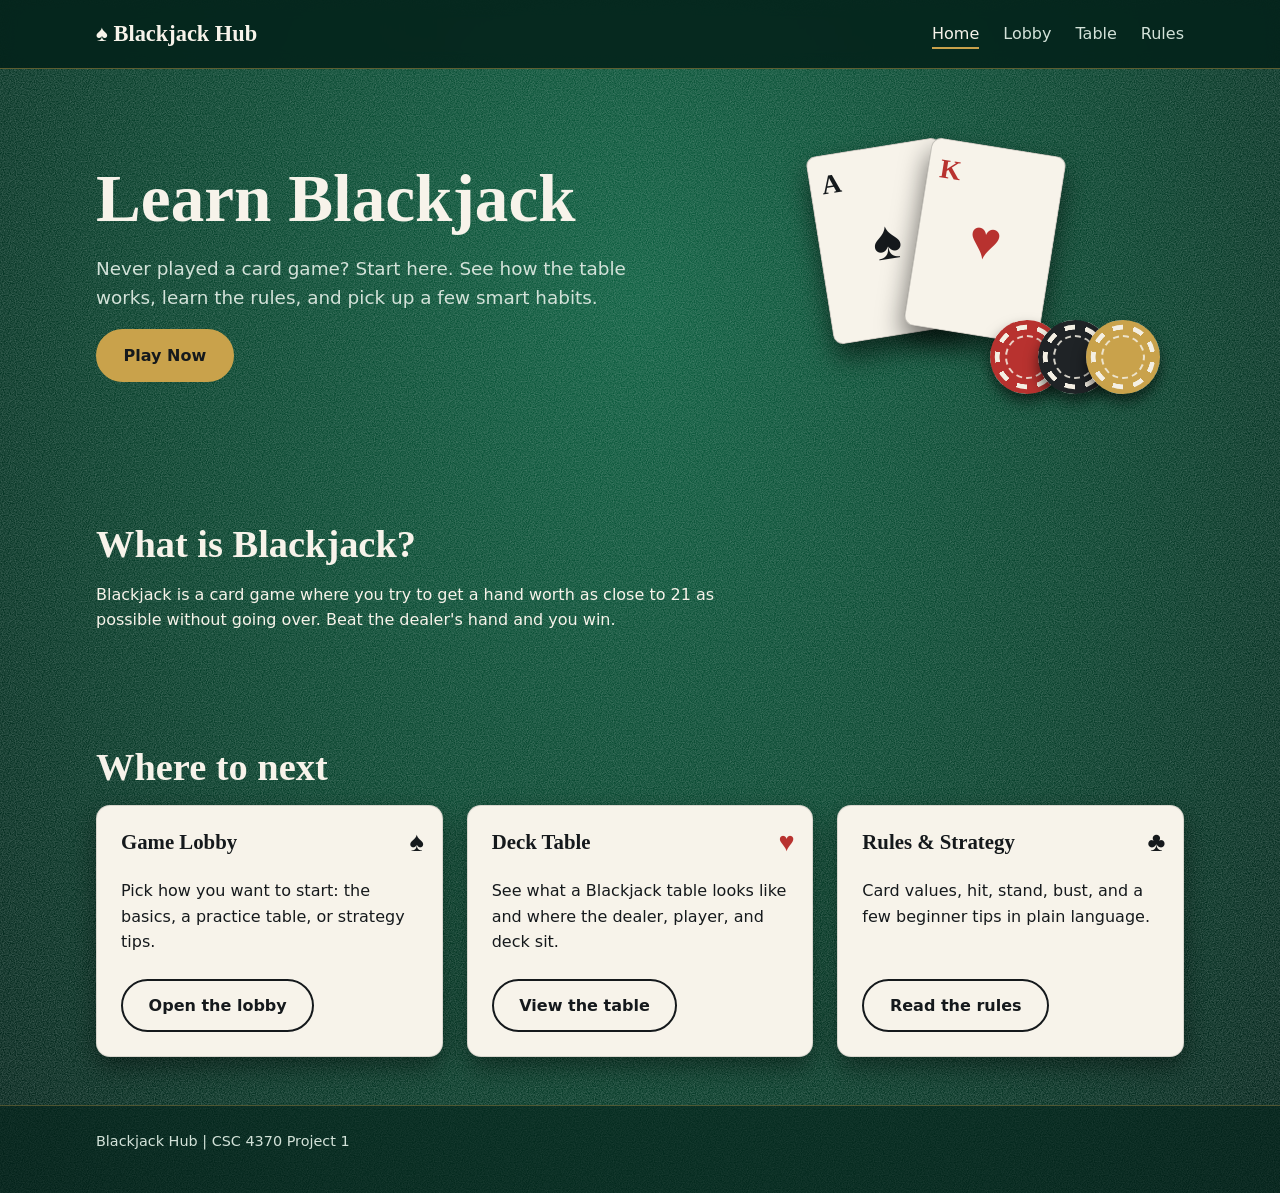
<file: index.html>
<!DOCTYPE html>
<html lang="en">
<head>
  <meta charset="UTF-8">
  <meta name="viewport" content="width=device-width, initial-scale=1">
  <title>Blackjack Hub | Learn Blackjack from scratch</title>
  <meta name="description" content="A beginner-friendly guide to Blackjack with a look at the table, the rules, and basic strategy.">
  <link rel="stylesheet" href="styles.css">
</head>
<body>

  <header class="site-header">
    <div class="container">
      <a class="brand" href="index.html">&spades; Blackjack Hub</a>
      <nav aria-label="Main">
        <ul class="nav-list">
          <li><a href="index.html" aria-current="page">Home</a></li>
          <li><a href="lobby.html">Lobby</a></li>
          <li><a href="table.html">Table</a></li>
          <li><a href="rules.html">Rules</a></li>
        </ul>
      </nav>
    </div>
  </header>

  <main>
    <section class="hero" aria-labelledby="hero-title">
      <div class="container">
        <div>
          <h1 id="hero-title">Learn Blackjack</h1>
          <p>Never played a card game? Start here. See how the table works, learn the rules, and pick up a few smart habits.</p>
          <a class="btn" href="lobby.html">Play Now</a>
        </div>
        <div class="table-art" aria-hidden="true">
          <div class="hand">
            <div class="play-card"><span class="rank">A</span><span class="suit">&spades;</span></div>
            <div class="play-card play-card--red"><span class="rank">K</span><span class="suit">&hearts;</span></div>
          </div>
          <div class="chips">
            <span class="chip chip--red"></span>
            <span class="chip chip--black"></span>
            <span class="chip chip--brass"></span>
          </div>
        </div>
      </div>
    </section>

    <section class="section" aria-labelledby="what-title">
      <div class="container">
        <h2 id="what-title">What is Blackjack?</h2>
        <p>Blackjack is a card game where you try to get a hand worth as close to 21 as possible without going over. Beat the dealer's hand and you win.</p>
      </div>
    </section>

    <section class="section" aria-labelledby="explore-title">
      <div class="container">
        <h2 id="explore-title">Where to next</h2>
        <div class="grid">
          <article class="card" data-suit="&spades;">
            <h3>Game Lobby</h3>
            <p>Pick how you want to start: the basics, a practice table, or strategy tips.</p>
            <a class="btn btn--ghost" href="lobby.html">Open the lobby</a>
          </article>
          <article class="card card--red" data-suit="&hearts;">
            <h3>Deck Table</h3>
            <p>See what a Blackjack table looks like and where the dealer, player, and deck sit.</p>
            <a class="btn btn--ghost" href="table.html">View the table</a>
          </article>
          <article class="card" data-suit="&clubs;">
            <h3>Rules &amp; Strategy</h3>
            <p>Card values, hit, stand, bust, and a few beginner tips in plain language.</p>
            <a class="btn btn--ghost" href="rules.html">Read the rules</a>
          </article>
        </div>
      </div>
    </section>
  </main>

  <footer class="site-footer">
    <div class="container">
      <p>Blackjack Hub | CSC 4370 Project 1</p>
    </div>
  </footer>

</body>
</html>
</file>
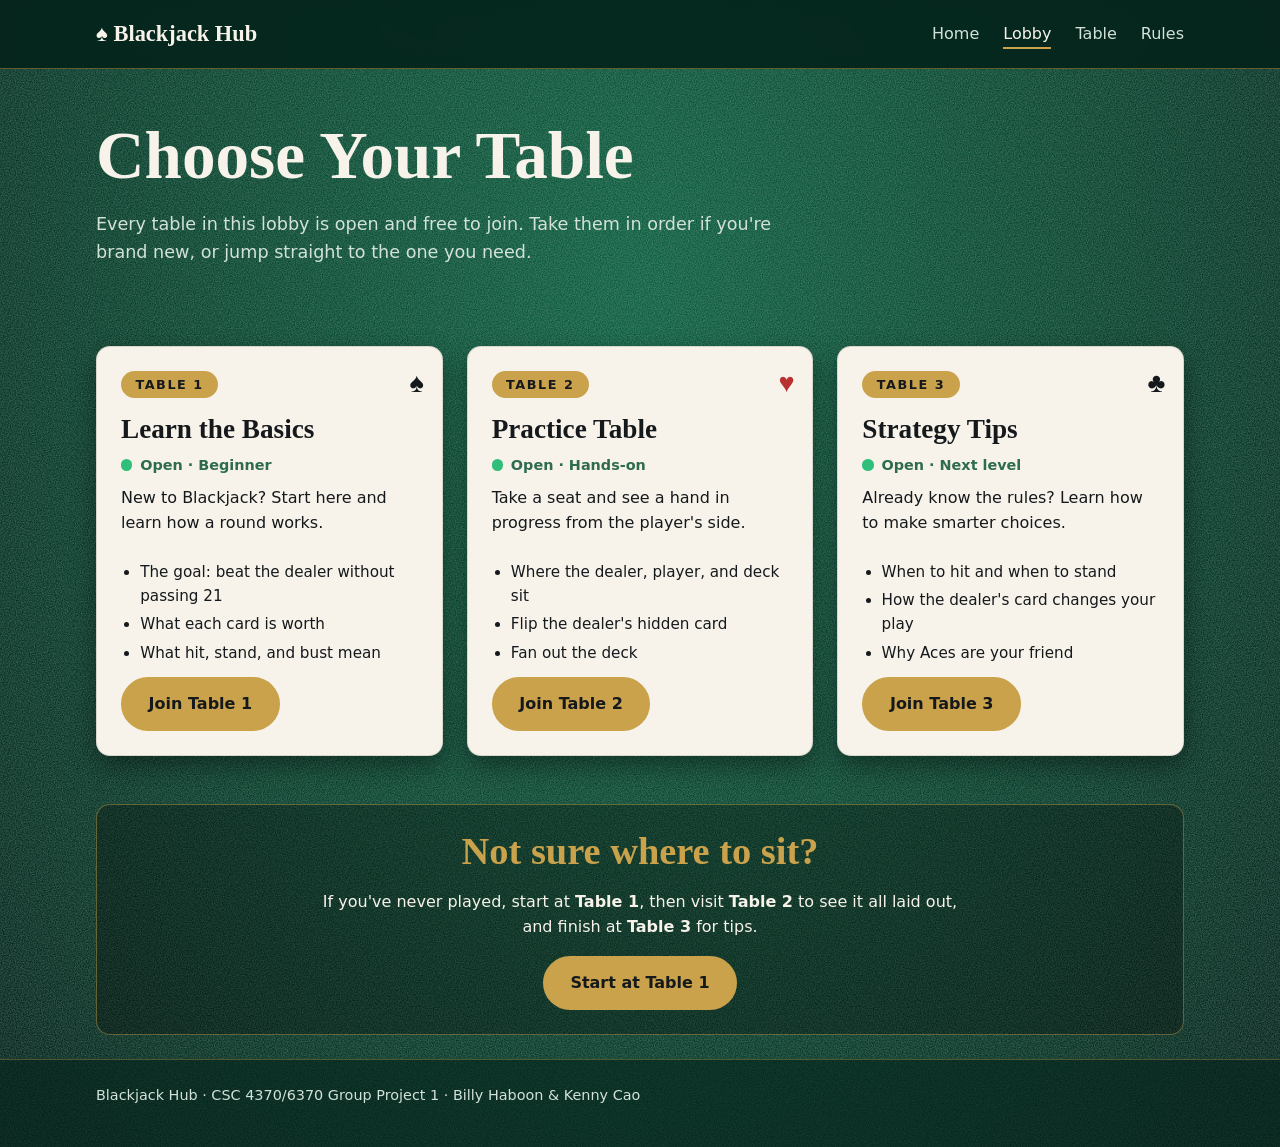
<file: lobby.html>
<!DOCTYPE html>
<html lang="en">
<head>
  <meta charset="UTF-8">
  <meta name="viewport" content="width=device-width, initial-scale=1.0">
  <meta name="description" content="Choose your table: learn the basics, explore the practice table, or pick up strategy tips.">
  <title>Game Lobby | Blackjack Hub</title>
  <link rel="stylesheet" href="styles.css">
</head>
<body>
  <a class="skip-link" href="#main-content">Skip to main content</a>

  <header class="site-header">
    <div class="container">
      <a class="brand" href="index.html">♠ Blackjack Hub</a>
      <nav aria-label="Main navigation">
        <ul class="nav-list">
          <li><a href="index.html">Home</a></li>
          <li><a href="lobby.html" aria-current="page">Lobby</a></li>
          <li><a href="table.html">Table</a></li>
          <li><a href="rules.html">Rules</a></li>
        </ul>
      </nav>
    </div>
  </header>

  <main id="main-content">
    <div class="page-intro container">
      <h1>Choose Your Table</h1>
      <p>Every table in this lobby is open and free to join. Take them in order if you're brand new, or jump straight to the one you need.</p>
    </div>

    <section class="section container" aria-label="Available tables">
      <div class="grid">

        <article class="card table-sign" data-suit="♠">
          <span class="table-no">Table 1</span>
          <h2>Learn the Basics</h2>
          <p class="table-status"><span class="status-dot" aria-hidden="true"></span> Open &middot; Beginner</p>
          <p>New to Blackjack? Start here and learn how a round works.</p>
          <ul class="learn-list">
            <li>The goal: beat the dealer without passing 21</li>
            <li>What each card is worth</li>
            <li>What hit, stand, and bust mean</li>
          </ul>
          <a class="btn" href="rules.html#basics">Join Table 1</a>
        </article>

        <article class="card card--red table-sign" data-suit="♥">
          <span class="table-no">Table 2</span>
          <h2>Practice Table</h2>
          <p class="table-status"><span class="status-dot" aria-hidden="true"></span> Open &middot; Hands-on</p>
          <p>Take a seat and see a hand in progress from the player's side.</p>
          <ul class="learn-list">
            <li>Where the dealer, player, and deck sit</li>
            <li>Flip the dealer's hidden card</li>
            <li>Fan out the deck</li>
          </ul>
          <a class="btn" href="table.html">Join Table 2</a>
        </article>

        <article class="card table-sign" data-suit="♣">
          <span class="table-no">Table 3</span>
          <h2>Strategy Tips</h2>
          <p class="table-status"><span class="status-dot" aria-hidden="true"></span> Open &middot; Next level</p>
          <p>Already know the rules? Learn how to make smarter choices.</p>
          <ul class="learn-list">
            <li>When to hit and when to stand</li>
            <li>How the dealer's card changes your play</li>
            <li>Why Aces are your friend</li>
          </ul>
          <a class="btn" href="rules.html#strategy">Join Table 3</a>
        </article>

      </div>
    </section>

    <section class="container" aria-labelledby="start-title">
      <div class="rules-block lobby-help">
        <h2 id="start-title">Not sure where to sit?</h2>
        <p>If you've never played, start at <strong>Table 1</strong>, then visit <strong>Table 2</strong> to see it all laid out, and finish at <strong>Table 3</strong> for tips.</p>
        <a class="btn" href="rules.html#basics">Start at Table 1</a>
      </div>
    </section>
  </main>

  <footer class="site-footer">
    <div class="container">
      <p>Blackjack Hub &middot; CSC 4370/6370 Group Project 1 &middot; Billy Haboon &amp; Kenny Cao</p>
    </div>
  </footer>
</body>
</html>
</file>
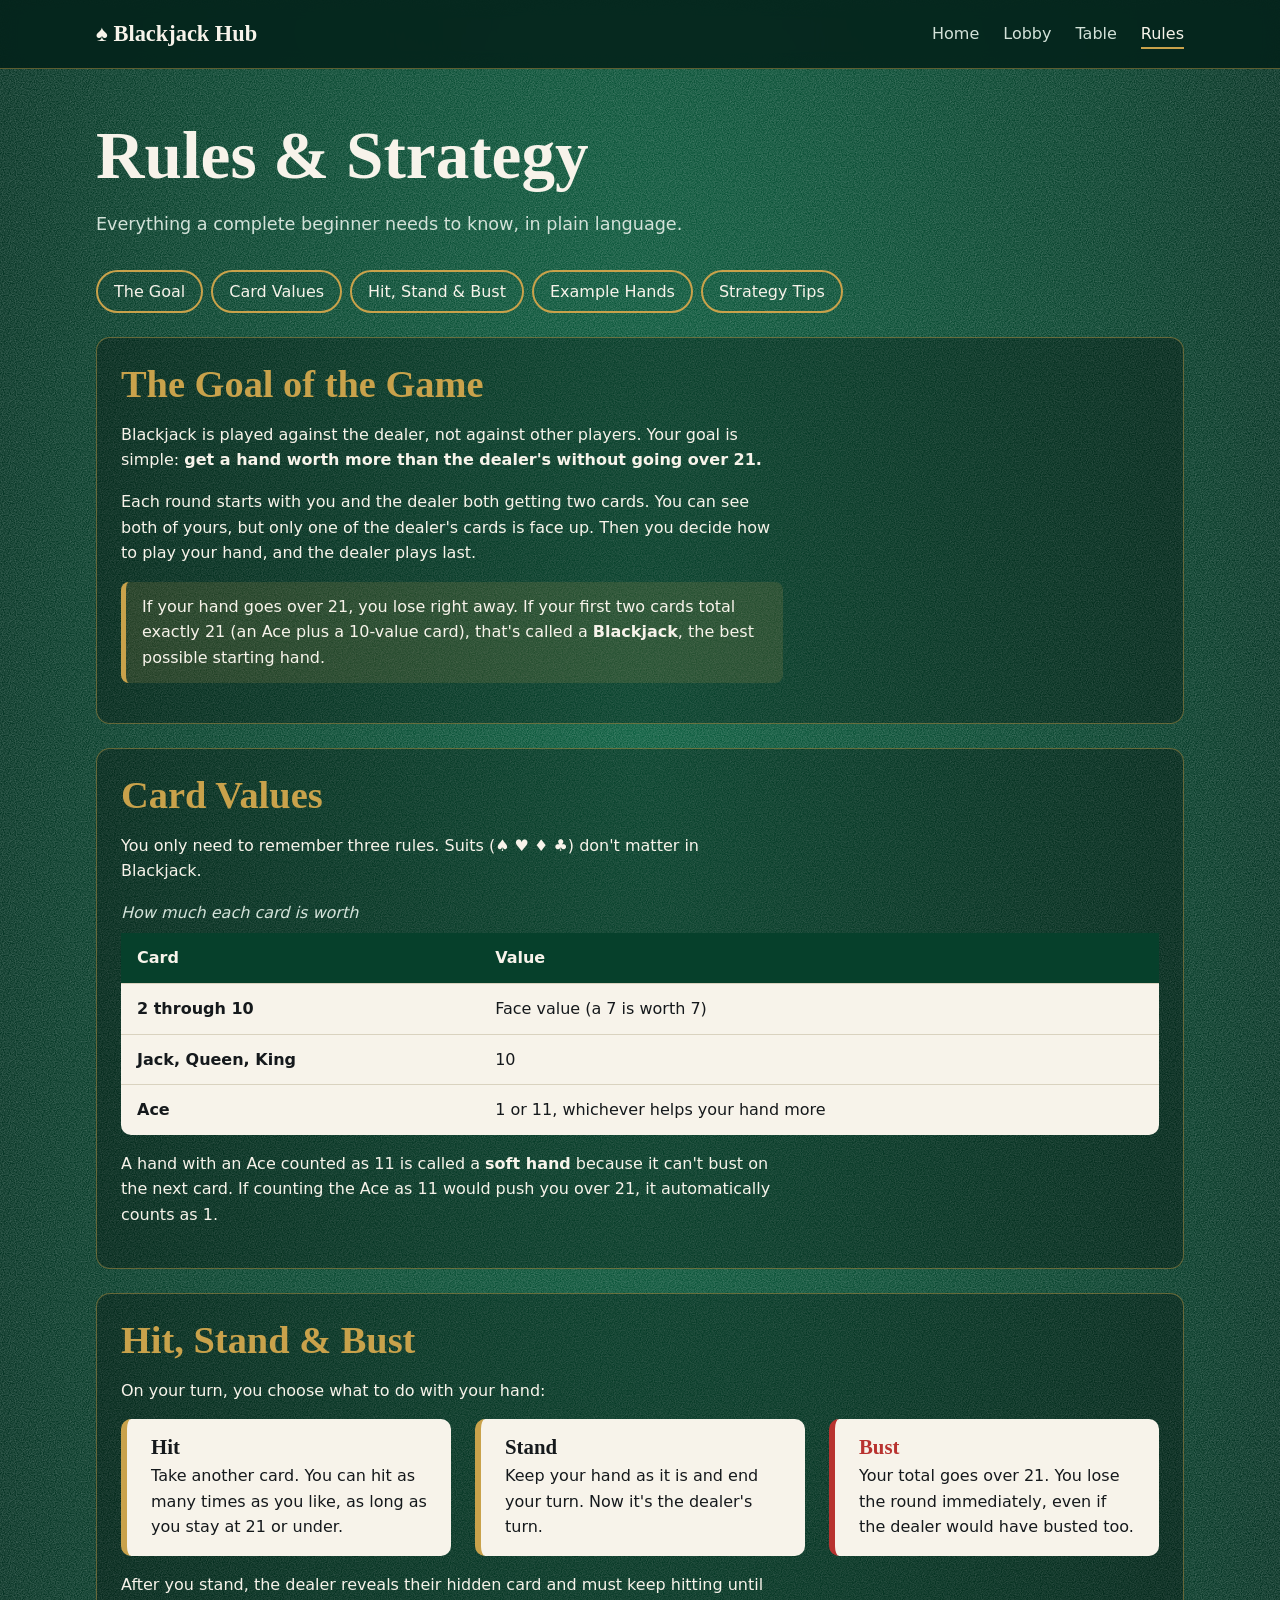
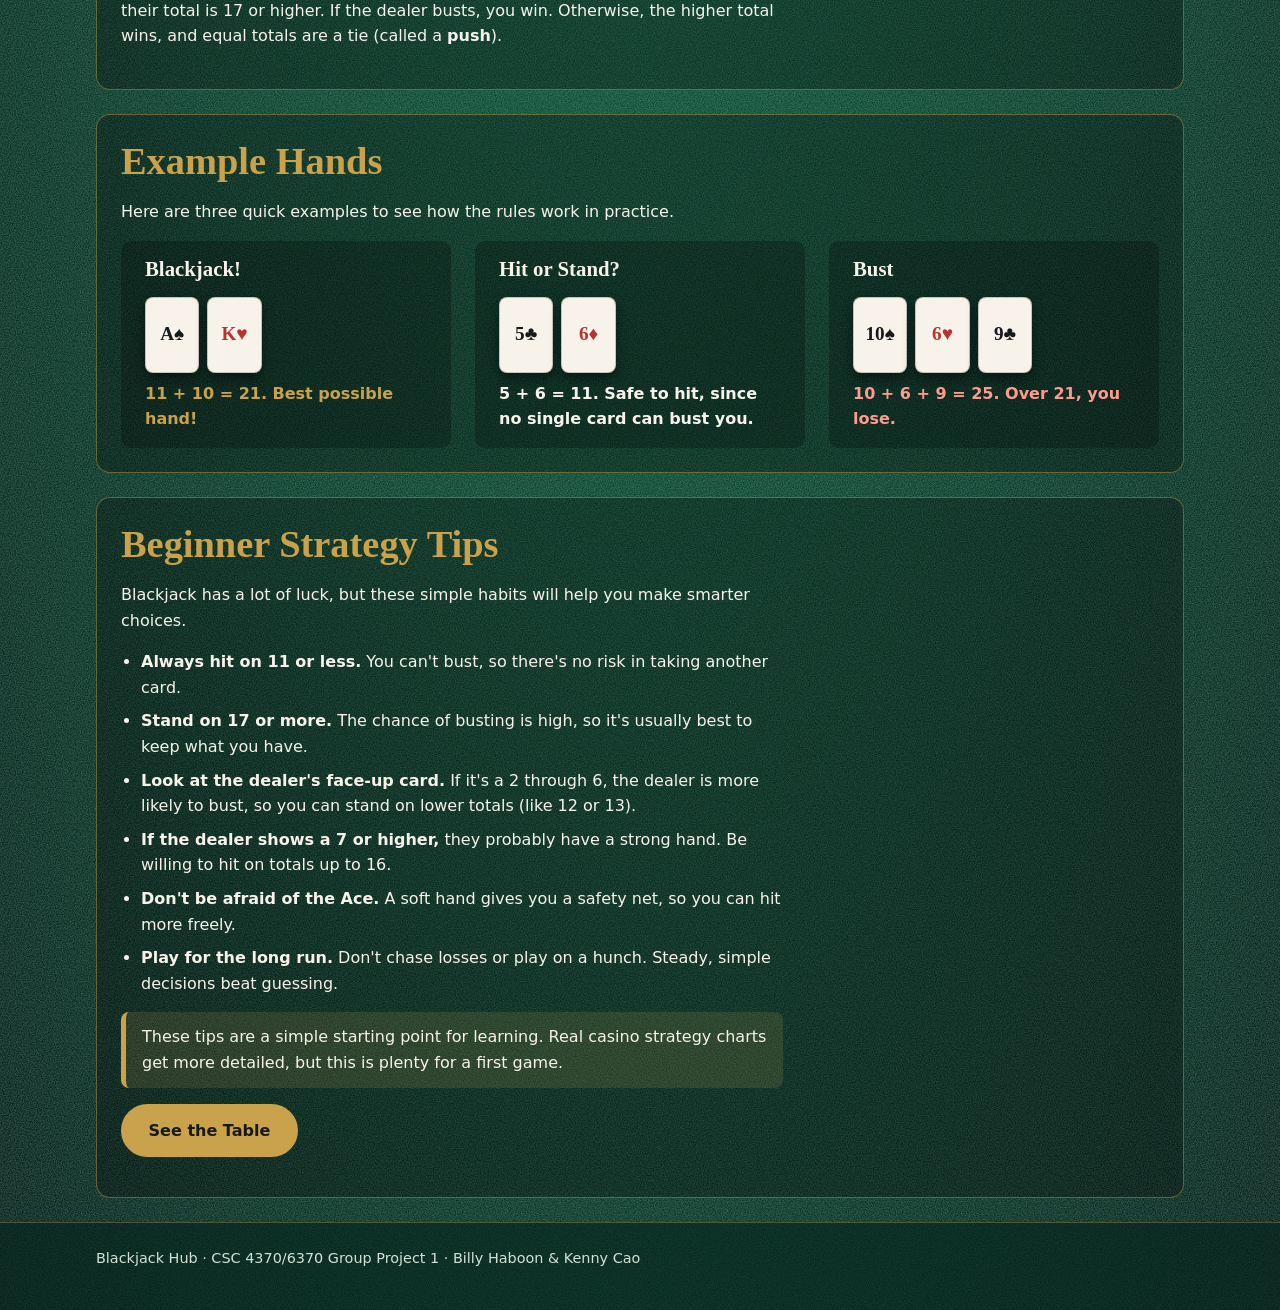
<file: rules.html>
<!DOCTYPE html>
<html lang="en">
<head>
  <meta charset="UTF-8">
  <meta name="viewport" content="width=device-width, initial-scale=1.0">
  <meta name="description" content="Plain-language Blackjack rules, card values, example hands, and beginner strategy tips.">
  <title>Rules &amp; Strategy | Blackjack Hub</title>
  <link rel="stylesheet" href="styles.css">
</head>
<body>
  <a class="skip-link" href="#main-content">Skip to main content</a>

  <header class="site-header">
    <div class="container">
      <a class="brand" href="index.html">♠ Blackjack Hub</a>
      <nav aria-label="Main navigation">
        <ul class="nav-list">
          <li><a href="index.html">Home</a></li>
          <li><a href="lobby.html">Lobby</a></li>
          <li><a href="table.html">Table</a></li>
          <li><a href="rules.html" aria-current="page">Rules</a></li>
        </ul>
      </nav>
    </div>
  </header>

  <main id="main-content">
    <div class="page-intro container">
      <h1>Rules &amp; Strategy</h1>
      <p>Everything a complete beginner needs to know, in plain language.</p>
    </div>

    <div class="container">
      <ul class="on-this-page" aria-label="On this page">
        <li><a href="#basics">The Goal</a></li>
        <li><a href="#values">Card Values</a></li>
        <li><a href="#actions">Hit, Stand &amp; Bust</a></li>
        <li><a href="#examples">Example Hands</a></li>
        <li><a href="#strategy">Strategy Tips</a></li>
      </ul>

      <section class="rules-block" id="basics" aria-labelledby="basics-title">
        <h2 id="basics-title">The Goal of the Game</h2>
        <p>Blackjack is played against the dealer, not against other players. Your goal is simple: <strong>get a hand worth more than the dealer's without going over 21.</strong></p>
        <p>Each round starts with you and the dealer both getting two cards. You can see both of yours, but only one of the dealer's cards is face up. Then you decide how to play your hand, and the dealer plays last.</p>
        <p class="note">If your hand goes over 21, you lose right away. If your first two cards total exactly 21 (an Ace plus a 10-value card), that's called a <strong>Blackjack</strong>, the best possible starting hand.</p>
      </section>

      <section class="rules-block" id="values" aria-labelledby="values-title">
        <h2 id="values-title">Card Values</h2>
        <p>You only need to remember three rules. Suits (♠ ♥ ♦ ♣) don't matter in Blackjack.</p>
        <table class="value-table">
          <caption>How much each card is worth</caption>
          <thead>
            <tr>
              <th scope="col">Card</th>
              <th scope="col">Value</th>
            </tr>
          </thead>
          <tbody>
            <tr>
              <th scope="row">2 through 10</th>
              <td>Face value (a 7 is worth 7)</td>
            </tr>
            <tr>
              <th scope="row">Jack, Queen, King</th>
              <td>10</td>
            </tr>
            <tr>
              <th scope="row">Ace</th>
              <td>1 or 11, whichever helps your hand more</td>
            </tr>
          </tbody>
        </table>
        <p>A hand with an Ace counted as 11 is called a <strong>soft hand</strong> because it can't bust on the next card. If counting the Ace as 11 would push you over 21, it automatically counts as 1.</p>
      </section>

      <section class="rules-block" id="actions" aria-labelledby="actions-title">
        <h2 id="actions-title">Hit, Stand &amp; Bust</h2>
        <p>On your turn, you choose what to do with your hand:</p>
        <div class="grid">
          <div class="action-box">
            <h3>Hit</h3>
            <p>Take another card. You can hit as many times as you like, as long as you stay at 21 or under.</p>
          </div>
          <div class="action-box">
            <h3>Stand</h3>
            <p>Keep your hand as it is and end your turn. Now it's the dealer's turn.</p>
          </div>
          <div class="action-box action-box--bust">
            <h3>Bust</h3>
            <p>Your total goes over 21. You lose the round immediately, even if the dealer would have busted too.</p>
          </div>
        </div>
        <p style="margin-top: var(--space-2);">After you stand, the dealer reveals their hidden card and must keep hitting until their total is 17 or higher. If the dealer busts, you win. Otherwise, the higher total wins, and equal totals are a tie (called a <strong>push</strong>).</p>
      </section>

      <section class="rules-block" id="examples" aria-labelledby="examples-title">
        <h2 id="examples-title">Example Hands</h2>
        <p>Here are three quick examples to see how the rules work in practice.</p>
        <div class="grid">
          <div class="example-hand">
            <h3>Blackjack!</h3>
            <div class="example-cards">
              <span class="mini-card" role="img" aria-label="Ace of spades">A♠</span>
              <span class="mini-card mini-card--red" role="img" aria-label="King of hearts">K♥</span>
            </div>
            <p class="hand-total hand-total--win">11 + 10 = 21. Best possible hand!</p>
          </div>

          <div class="example-hand">
            <h3>Hit or Stand?</h3>
            <div class="example-cards">
              <span class="mini-card" role="img" aria-label="Five of clubs">5♣</span>
              <span class="mini-card mini-card--red" role="img" aria-label="Six of diamonds">6♦</span>
            </div>
            <p class="hand-total">5 + 6 = 11. Safe to hit, since no single card can bust you.</p>
          </div>

          <div class="example-hand">
            <h3>Bust</h3>
            <div class="example-cards">
              <span class="mini-card" role="img" aria-label="Ten of spades">10♠</span>
              <span class="mini-card mini-card--red" role="img" aria-label="Six of hearts">6♥</span>
              <span class="mini-card" role="img" aria-label="Nine of clubs">9♣</span>
            </div>
            <p class="hand-total hand-total--lose">10 + 6 + 9 = 25. Over 21, you lose.</p>
          </div>
        </div>
      </section>

      <section class="rules-block" id="strategy" aria-labelledby="strategy-title">
        <h2 id="strategy-title">Beginner Strategy Tips</h2>
        <p>Blackjack has a lot of luck, but these simple habits will help you make smarter choices.</p>
        <ul class="tips-list">
          <li><strong>Always hit on 11 or less.</strong> You can't bust, so there's no risk in taking another card.</li>
          <li><strong>Stand on 17 or more.</strong> The chance of busting is high, so it's usually best to keep what you have.</li>
          <li><strong>Look at the dealer's face-up card.</strong> If it's a 2 through 6, the dealer is more likely to bust, so you can stand on lower totals (like 12 or 13).</li>
          <li><strong>If the dealer shows a 7 or higher,</strong> they probably have a strong hand. Be willing to hit on totals up to 16.</li>
          <li><strong>Don't be afraid of the Ace.</strong> A soft hand gives you a safety net, so you can hit more freely.</li>
          <li><strong>Play for the long run.</strong> Don't chase losses or play on a hunch. Steady, simple decisions beat guessing.</li>
        </ul>
        <p class="note">These tips are a simple starting point for learning. Real casino strategy charts get more detailed, but this is plenty for a first game.</p>
        <p><a class="btn" href="table.html">See the Table</a></p>
      </section>
    </div>
  </main>

  <footer class="site-footer">
    <div class="container">
      <p>Blackjack Hub &middot; CSC 4370/6370 Group Project 1 &middot; Billy Haboon &amp; Kenny Cao</p>
    </div>
  </footer>
</body>
</html>
</file>
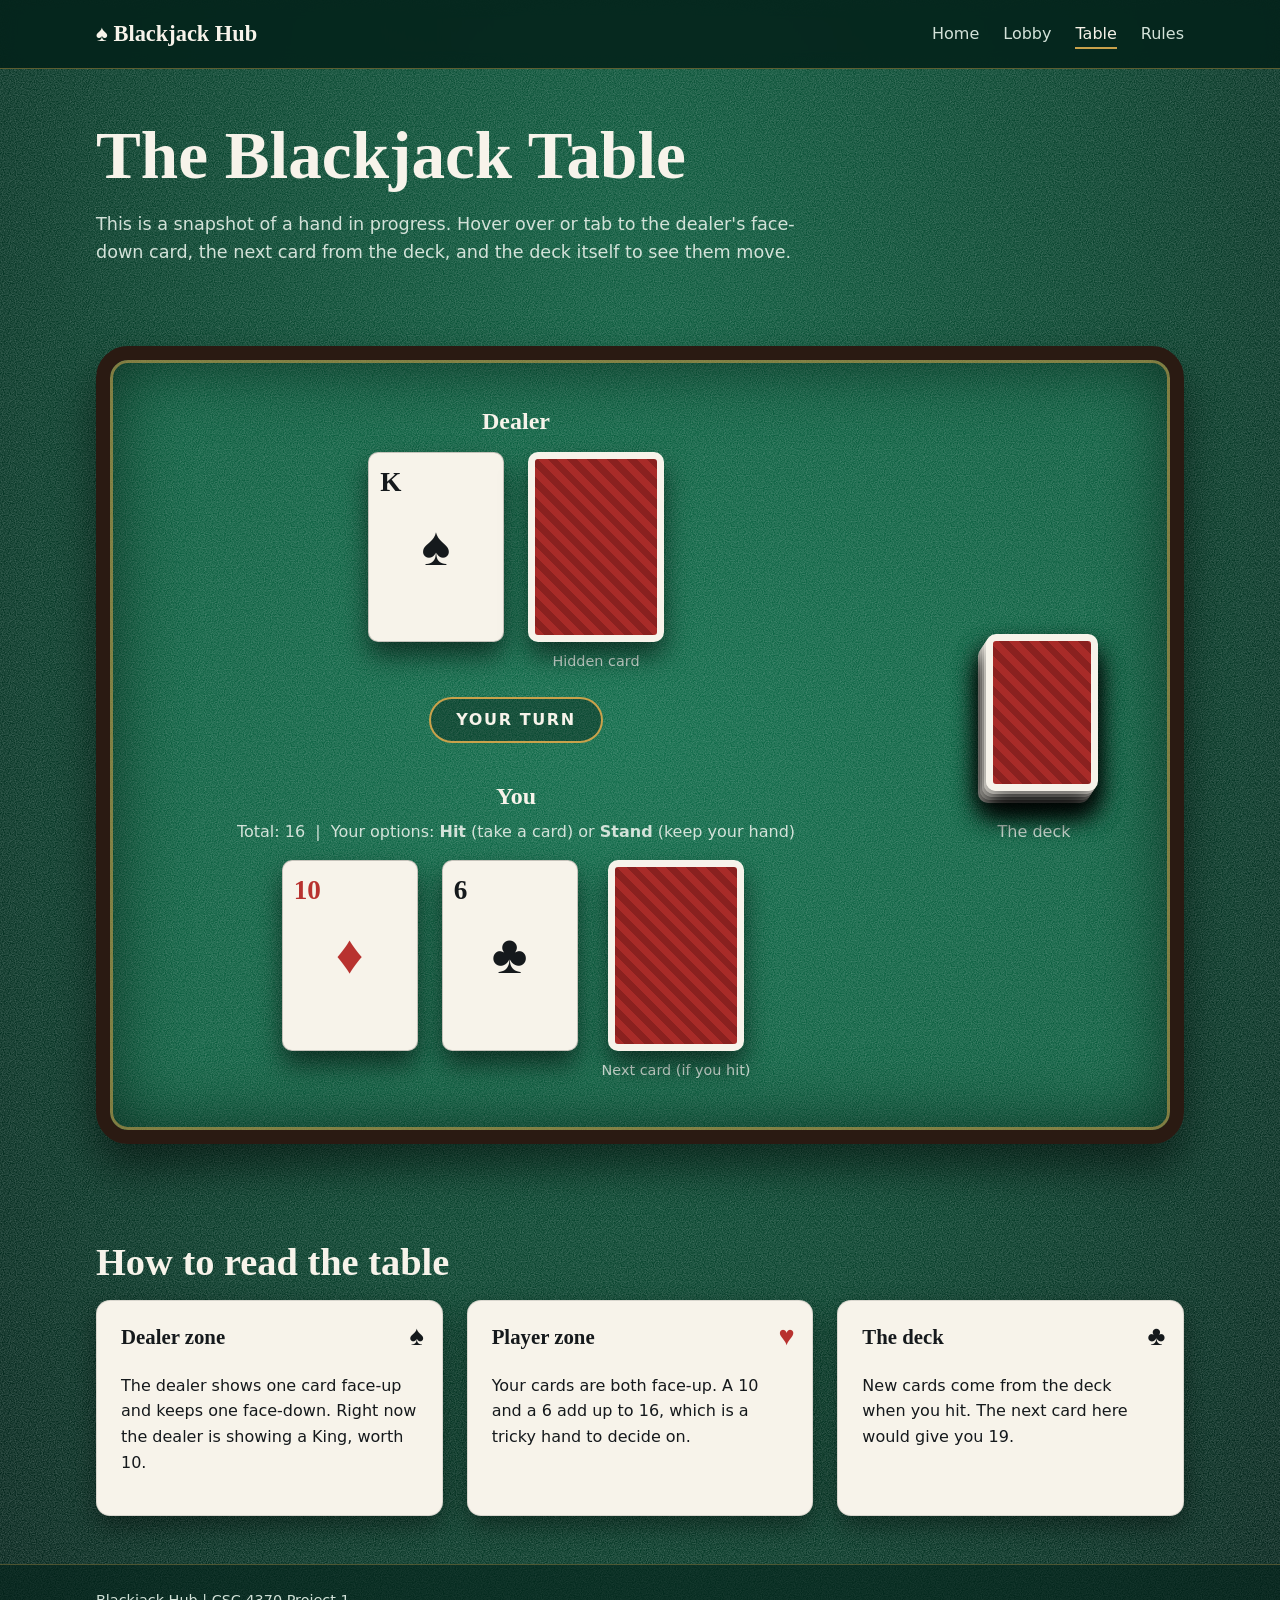
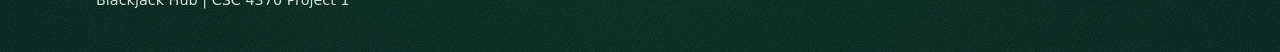
<file: table.html>
<!DOCTYPE html>
<html lang="en">
<head>
  <meta charset="UTF-8">
  <meta name="viewport" content="width=device-width, initial-scale=1">
  <title>Deck Table | Blackjack Hub</title>
  <meta name="description" content="See what a Blackjack table looks like: the dealer zone, player zone, deck, and whose turn it is.">
  <link rel="stylesheet" href="styles.css">
</head>
<body>

  <header class="site-header">
    <div class="container">
      <a class="brand" href="index.html">&spades; Blackjack Hub</a>
      <nav aria-label="Main">
        <ul class="nav-list">
          <li><a href="index.html">Home</a></li>
          <li><a href="lobby.html">Lobby</a></li>
          <li><a href="table.html" aria-current="page">Table</a></li>
          <li><a href="rules.html">Rules</a></li>
        </ul>
      </nav>
    </div>
  </header>

  <main>
    <section class="page-intro" aria-labelledby="table-title">
      <div class="container">
        <h1 id="table-title">The Blackjack Table</h1>
        <p>This is a snapshot of a hand in progress. Hover over or tab to the dealer's face-down card, the next card from the deck, and the deck itself to see them move.</p>
      </div>
    </section>

    <section class="section" aria-label="Blackjack table">
      <div class="container">
        <div class="table">

          <!-- DEALER ZONE -->
          <div class="zone zone-dealer">
            <h2>Dealer</h2>
            <div class="cards">
              <div class="play-card">
                <span class="rank">K</span><span class="suit">&spades;</span>
              </div>
              <figure class="slot">
                <div class="flip-card" tabindex="0" role="group"
                     aria-label="Dealer's face-down card. Hover or focus to reveal it: 5 of hearts.">
                  <div class="flip-inner">
                    <div class="flip-face card-back" aria-hidden="true"></div>
                    <div class="flip-face flip-front play-card play-card--red" aria-hidden="true">
                      <span class="rank">5</span><span class="suit">&hearts;</span>
                    </div>
                  </div>
                </div>
                <figcaption>Hidden card</figcaption>
              </figure>
            </div>
          </div>

          <!-- TURN INDICATOR -->
          <div class="zone-turn">
            <p class="turn-badge" role="status">Your turn</p>
          </div>

          <!-- PLAYER ZONE -->
          <div class="zone zone-player">
            <h2>You</h2>
            <p class="total">Total: 16 &nbsp;|&nbsp; Your options: <strong>Hit</strong> (take a card) or <strong>Stand</strong> (keep your hand)</p>
            <div class="cards">
              <div class="play-card play-card--red">
                <span class="rank">10</span><span class="suit">&diams;</span>
              </div>
              <div class="play-card">
                <span class="rank">6</span><span class="suit">&clubs;</span>
              </div>
              <figure class="slot">
                <div class="flip-card" tabindex="0" role="group"
                     aria-label="The next card in the deck. Hover or focus to reveal it: 3 of clubs.">
                  <div class="flip-inner">
                    <div class="flip-face card-back" aria-hidden="true"></div>
                    <div class="flip-face flip-front play-card" aria-hidden="true">
                      <span class="rank">3</span><span class="suit">&clubs;</span>
                    </div>
                  </div>
                </div>
                <figcaption>Next card (if you hit)</figcaption>
              </figure>
            </div>
          </div>

          <!-- DECK -->
          <div class="zone-deck">
            <div class="deck" tabindex="0" role="group"
                 aria-label="The deck of cards. Hover or focus to fan the cards out.">
              <span class="deck-card card-back" style="--i:0" aria-hidden="true"></span>
              <span class="deck-card card-back" style="--i:1" aria-hidden="true"></span>
              <span class="deck-card card-back" style="--i:2" aria-hidden="true"></span>
              <span class="deck-card card-back" style="--i:3" aria-hidden="true"></span>
              <span class="deck-card card-back" style="--i:4" aria-hidden="true"></span>
            </div>
            <p class="total">The deck</p>
          </div>

        </div>
      </div>
    </section>

    <section class="section" aria-labelledby="read-title">
      <div class="container">
        <h2 id="read-title">How to read the table</h2>
        <div class="grid">
          <article class="card" data-suit="&spades;">
            <h3>Dealer zone</h3>
            <p>The dealer shows one card face-up and keeps one face-down. Right now the dealer is showing a King, worth 10.</p>
          </article>
          <article class="card card--red" data-suit="&hearts;">
            <h3>Player zone</h3>
            <p>Your cards are both face-up. A 10 and a 6 add up to 16, which is a tricky hand to decide on.</p>
          </article>
          <article class="card" data-suit="&clubs;">
            <h3>The deck</h3>
            <p>New cards come from the deck when you hit. The next card here would give you 19.</p>
          </article>
        </div>
      </div>
    </section>
  </main>

  <footer class="site-footer">
    <div class="container">
      <p>Blackjack Hub | CSC 4370 Project 1 </p>
    </div>
  </footer>

</body>
</html>
</file>
<file: styles.css>
/* ==========================================================
   Blackjack Hub - shared stylesheet (CSC 4370 Project 1)
   Every page links to this ONE file. Change a value in :root
   and the whole site updates.
   ========================================================== */

/* 1. DESIGN TOKENS: the "paint cans" every page pulls from */
:root {
  /* Colors: felt-green table, ivory playing-card paper, red, brass */
  --felt-edge:  #03221A;   /* dark outer edge of the table (vignette) */
  --felt-mid:   #06402B;   /* mid-tone of the felt */
  --felt:       #0B5E3F;   /* bright center of the felt */
  --ivory:      #F7F3EA;   /* cards + main text on felt */
  --ink:        #15191C;   /* text on ivory, black chips */
  --suit-red:   #B8322F;   /* hearts/diamonds, red chips */
  --brass:      #C9A24B;   /* buttons, focus ring, table print */
  --muted:      #D3E2D9;   /* secondary text on felt */

  /* Type: system fonts only, so nothing external can fail to load */
  --font-display: Georgia, "Times New Roman", serif;
  --font-body: system-ui, -apple-system, "Segoe UI", Roboto, Helvetica, Arial, sans-serif;

  /* Spacing + shape */
  --space-1: 0.5rem;
  --space-2: 1rem;
  --space-3: 1.5rem;
  --space-4: 3rem;
  --space-5: 5rem;
  --radius: 14px;
  --max-width: 68rem;

  /* Felt grain: a tiny SVG noise pattern drawn by the browser (no image file) */
  --grain: url("data:image/svg+xml;utf8,<svg xmlns='http://www.w3.org/2000/svg' width='220' height='220'><filter id='n'><feTurbulence type='fractalNoise' baseFrequency='0.85' numOctaves='2' stitchTiles='stitch'/><feColorMatrix values='0 0 0 0 1  0 0 0 0 1  0 0 0 0 1  0.35 0 0 0 -0.08'/></filter><rect width='100%' height='100%' filter='url(%23n)'/></svg>");
}

/* 2. BASE: sensible defaults for the whole site */
*, *::before, *::after { box-sizing: border-box; }

body {
  margin: 0;
  font-family: var(--font-body);
  line-height: 1.6;
  color: var(--ivory);
  /* Layers, top to bottom: grain, then a glow that fades to dark edges (vignette) */
  background:
    var(--grain),
    radial-gradient(ellipse at 50% 25%, var(--felt) 0%, var(--felt-mid) 55%, var(--felt-edge) 100%);
  background-color: var(--felt-edge);
  min-height: 100vh;
  display: flex;
  flex-direction: column;
}

h1, h2, h3 {
  font-family: var(--font-display);
  line-height: 1.15;
  margin: 0 0 var(--space-2);
}
h1 { font-size: clamp(2.4rem, 6vw, 4.2rem); }
h2 { font-size: clamp(1.7rem, 3.5vw, 2.4rem); }
h3 { font-size: 1.3rem; }
p  { margin: 0 0 var(--space-2); max-width: 65ch; }

a { color: var(--brass); }
img { max-width: 100%; height: auto; }

/* Keyboard users can always see where they are */
:focus-visible {
  outline: 3px solid var(--brass);
  outline-offset: 3px;
  border-radius: 4px;
}

/* 3. LAYOUT HELPERS */
.container {
  width: min(100% - 2rem, var(--max-width));
  margin-inline: auto;
}
main { flex: 1; }
.section { padding-block: var(--space-4); }

/* Grid that adds/removes columns by itself as the screen changes */
.grid {
  display: grid;
  grid-template-columns: repeat(auto-fit, minmax(16rem, 1fr));
  gap: var(--space-3);
}

/* 4. NAVIGATION: same on every page, sticks to the top while scrolling */
.site-header {
  position: sticky;
  top: 0;
  z-index: 100;
  background: rgba(3, 34, 26, 0.88);
  -webkit-backdrop-filter: blur(8px);
  backdrop-filter: blur(8px);
  border-bottom: 1px solid rgba(201, 162, 75, 0.45);   /* thin brass line */
}
.site-header .container {
  display: flex;
  flex-wrap: wrap;
  align-items: center;
  justify-content: space-between;
  gap: var(--space-2);
  padding-block: var(--space-2);
}
.brand {
  font-family: var(--font-display);
  font-size: 1.4rem;
  font-weight: bold;
  color: var(--ivory);
  text-decoration: none;
}
.nav-list {
  display: flex;
  flex-wrap: wrap;
  gap: var(--space-1) var(--space-3);
  list-style: none;
  margin: 0;
  padding: 0;
}
.nav-list a {
  color: var(--muted);
  text-decoration: none;
  padding-block: 0.25rem;
  border-bottom: 2px solid transparent;
  transition: color 0.25s ease, border-color 0.25s ease;
}
.nav-list a:hover,
.nav-list a:focus-visible,
.nav-list a[aria-current="page"] {
  color: var(--ivory);
  border-bottom-color: var(--brass);
}

/* 5. BUTTONS */
.btn {
  display: inline-block;
  padding: 0.75rem 1.6rem;
  font: inherit;
  font-weight: 600;
  text-decoration: none;
  color: var(--ink);
  background: var(--brass);
  border: 2px solid var(--brass);
  border-radius: 999px;
  transition: transform 0.25s ease, box-shadow 0.25s ease, background 0.25s ease;
}
.btn:hover,
.btn:focus-visible {
  transform: translateY(-3px);
  box-shadow: 0 8px 18px rgba(0, 0, 0, 0.4);
  background: #D8B45C;
}
.btn--ghost {
  background: transparent;
  color: var(--ink);
  border-color: var(--ink);
}
.btn--ghost:hover,
.btn--ghost:focus-visible { background: var(--ink); color: var(--ivory); }

/* 6. CARDS: ivory like real playing-card paper, with a suit in the corner */
.card {
  position: relative;
  background: var(--ivory);
  color: var(--ink);
  border-radius: var(--radius);
  padding: var(--space-3);
  border: 1px solid rgba(0, 0, 0, 0.12);
  box-shadow: 0 10px 24px rgba(0, 0, 0, 0.4);
  display: flex;
  flex-direction: column;
  align-items: flex-start;
  gap: var(--space-1);
  transition: transform 0.3s ease, box-shadow 0.3s ease;
}
.card::after {
  content: attr(data-suit);              /* reads the suit from the HTML */
  position: absolute;
  top: 0.9rem;
  right: 1.1rem;
  font-size: 1.7rem;
  font-family: var(--font-display);
}
.card--red::after { color: var(--suit-red); }
.card:hover,
.card:focus-within {
  transform: translateY(-6px);
  box-shadow: 0 18px 32px rgba(0, 0, 0, 0.5);
}
.card .btn { margin-top: auto; }

/* A drawn playing card (pure CSS, no images) */
.play-card {
  position: relative;
  width: 8.5rem;
  aspect-ratio: 5 / 7;
  background: var(--ivory);
  color: var(--ink);
  border-radius: 10px;
  border: 1px solid rgba(0, 0, 0, 0.2);
  box-shadow: 0 14px 26px rgba(0, 0, 0, 0.55);
  font-family: var(--font-display);
}
.play-card .rank { position: absolute; top: 0.5rem; left: 0.7rem; font-size: 1.7rem; font-weight: bold; }
.play-card .suit { position: absolute; inset: 0; display: grid; place-items: center; font-size: 3.4rem; }
.play-card--red { color: var(--suit-red); }

/* A poker chip (pure CSS): edge stripes + dashed inner ring */
.chip {
  --chip: var(--suit-red);
  position: relative;
  display: block;
  width: 4.6rem;
  aspect-ratio: 1;
  border-radius: 50%;
  background:
    radial-gradient(circle, var(--chip) 0 52%, transparent 53%),
    repeating-conic-gradient(var(--chip) 0 20deg, #F4EFE3 20deg 40deg);
  box-shadow: inset 0 0 0 0.3rem var(--chip), 0 8px 14px rgba(0, 0, 0, 0.55);
}
.chip::after {
  content: "";
  position: absolute;
  inset: 20%;
  border-radius: 50%;
  border: 2px dashed rgba(244, 239, 227, 0.85);
}
.chip--black { --chip: #1F2326; }
.chip--brass { --chip: var(--brass); }

/* 7. HOME PAGE HERO */
.hero .container {
  display: grid;
  grid-template-columns: 1.1fr 1fr;
  align-items: center;
  gap: var(--space-4);
  padding-block: var(--space-5);
}
.hero p { color: var(--muted); font-size: 1.15rem; }

/* The table artwork: a hand of cards and chips */
.table-art {
  display: flex;
  flex-direction: column;
  align-items: center;
}
.hand {
  display: flex;
  justify-content: center;
  animation: float 4s ease-in-out infinite;
}
.hand .play-card:first-child { transform: rotate(-9deg) translateX(1.2rem); }
.hand .play-card:last-child  { transform: rotate(9deg) translateX(-1.2rem); }

.chips {
  display: flex;
  align-self: flex-end;
  margin: -1.2rem 1.5rem 0 0;
  position: relative;
  z-index: 2;
  animation: float 5s ease-in-out 0.6s infinite;
}
.chips .chip + .chip { margin-left: -1.6rem; }

/* Gentle floating motion: down, up, back down */
@keyframes float {
  0%, 100% { transform: translateY(0); }
  50%      { transform: translateY(-14px); }
}

/* The ONE entrance animation on the site: the hero deals in on page load */
@keyframes deal-in {
  from { opacity: 0; transform: translateY(18px); }
  to   { opacity: 1; transform: translateY(0); }
}
.hero .container { animation: deal-in 0.8s ease-out both; }

/* 8. FOOTER */
.site-footer {
  border-top: 1px solid rgba(201, 162, 75, 0.35);
  background: rgba(3, 34, 26, 0.6);
  padding-block: var(--space-3);
  color: var(--muted);
  font-size: 0.9rem;
}

/* 9. RESPONSIVE: phones */
@media (max-width: 40rem) {
  .hero .container { grid-template-columns: 1fr; padding-block: var(--space-4); }
  .table-art { order: -1; }
  .play-card { width: 6.5rem; }
  .chip { width: 3.6rem; }
}

/* ==========================================================
   9b. DECK TABLE PAGE (table.html)
   ========================================================== */

/* Page heading + hint */
.page-intro { padding-block: var(--space-4) var(--space-2); }
.page-intro p { color: var(--muted); font-size: 1.1rem; }

/* The table: a felt surface inside a dark wooden rail, with a thin brass edge.
   CSS Grid splits it into named areas: dealer, turn, player, and deck. */
.table {
  --felt-bright: #0E6B49;
  display: grid;
  grid-template-columns: 1fr 14rem;
  grid-template-areas:
    "dealer deck"
    "turn   deck"
    "player deck";
  gap: var(--space-3);
  padding: var(--space-4) var(--space-3);
  border: 14px solid #2A1A12;                    /* wooden rail */
  border-radius: 32px;
  background:
    var(--grain),
    radial-gradient(ellipse at center, var(--felt-bright) 0%, var(--felt) 75%);
  box-shadow:
    inset 0 0 0 3px rgba(201, 162, 75, 0.6),     /* brass line */
    inset 0 0 70px rgba(0, 0, 0, 0.55),          /* darker toward the edge */
    0 24px 44px rgba(0, 0, 0, 0.5);              /* shadow under the table */
}
.zone-dealer { grid-area: dealer; }
.zone-player { grid-area: player; }
.zone-turn   { grid-area: turn; display: grid; place-items: center; }
.zone-deck   { grid-area: deck; display: grid; place-items: center; align-content: center; gap: var(--space-2); }

.zone { display: flex; flex-direction: column; align-items: center; gap: var(--space-1); }
.zone h2 { font-size: 1.5rem; margin: 0; }
.total { margin: 0; color: var(--muted); }
.cards { display: flex; flex-wrap: wrap; justify-content: center; align-items: flex-start; gap: var(--space-3); margin-top: var(--space-1); }
.slot { margin: 0; display: flex; flex-direction: column; align-items: center; gap: var(--space-1); }
.slot figcaption { font-size: 0.9rem; color: var(--muted); }

/* ---- The pulsing "YOUR TURN" badge (keyframe animation) ---- */
.turn-badge {
  padding: 0.5rem 1.6rem;
  font-weight: 700;
  letter-spacing: 0.1em;
  text-transform: uppercase;
  color: var(--ivory);
  background: rgba(0, 0, 0, 0.3);
  border: 2px solid var(--brass);
  border-radius: 999px;
  animation: pulse 2.2s ease-in-out infinite;
}
@keyframes pulse {
  0%, 100% { transform: scale(1);    box-shadow: 0 0 0 0 rgba(201, 162, 75, 0.55); }
  50%      { transform: scale(1.06); box-shadow: 0 0 0 14px rgba(201, 162, 75, 0); }
}

/* ---- The back of a card (a red diagonal pattern with an ivory border) ---- */
.card-back {
  background: repeating-linear-gradient(45deg, #A82B28 0 7px, #8A211F 7px 14px);
  border: 0.45rem solid var(--ivory);
  border-radius: 10px;
  box-shadow: 0 14px 26px rgba(0, 0, 0, 0.55);
}

/* ---- The card flip (transform + transition) ----
   Each flip-card holds TWO faces back to back. Rotating the inner box
   180 degrees around the vertical axis turns the card over. */
.flip-card {
  width: 8.5rem;
  aspect-ratio: 5 / 7;
  perspective: 900px;              /* gives the spin its 3D depth */
  cursor: pointer;
}
.flip-inner {
  position: relative;
  width: 100%;
  height: 100%;
  transform-style: preserve-3d;    
  transition: transform 0.7s ease;
}
.flip-card:hover .flip-inner,
.flip-card:focus .flip-inner {     /* hover for mouse, focus for keyboard */
  transform: rotateY(180deg);
}
.flip-face {
  position: absolute;
  inset: 0;
  width: 100%;
  height: 100%;
  aspect-ratio: auto;
  -webkit-backface-visibility: hidden;
  backface-visibility: hidden;     /* hide a face when it points away from you */
}
.flip-front { transform: rotateY(180deg); }   /* starts turned away, so the back shows first */

/* ---- The deck: stacked card backs that fan out (transform + transition) ----
   Each card gets a number --i (0 to 4) in the HTML. The fan uses that number
   to decide how far to rotate each card. */
.deck {
  position: relative;
  width: 7rem;
  aspect-ratio: 5 / 7;
  cursor: pointer;
}
.deck-card {
  position: absolute;
  inset: 0;
  transform-origin: 50% 120%;      /* pivot below the card, like a hand of cards */
  transform: translate(calc(var(--i) * 2px), calc(var(--i) * -3px));
  transition: transform 0.5s ease;
}
.deck:hover .deck-card,
.deck:focus .deck-card {
  transform: rotate(calc((var(--i) - 2) * 7deg));
}

/* Small screens: stack everything in one column */
@media (max-width: 52rem) {
  .table {
    grid-template-columns: 1fr;
    grid-template-areas: "dealer" "turn" "player" "deck";
    border-width: 10px;
    padding-inline: var(--space-2);
  }
  .zone-deck { padding-bottom: var(--space-2); }
  .flip-card, .zone .play-card { width: 6.5rem; }
  .cards { gap: var(--space-2); }
}

/* 10. ACCESSIBILITY: respect "reduce motion" settings */
@media (prefers-reduced-motion: reduce) {
  *, *::before, *::after {
    animation: none !important;
    transition: none !important;
  }
}

/* ==========================================================
   9c. EXTRAS FOR lobby.html AND rules.html
   (added on top of the shared stylesheet; reuses its colors)
   ========================================================== */

/* Skip link: appears only when a keyboard user tabs to it */
.skip-link {
  position: absolute;
  left: 1rem;
  top: -4rem;
  z-index: 200;
  padding: 0.6rem 1rem;
  background: var(--brass);
  color: var(--ink);
  font-weight: 700;
  border-radius: 8px;
  transition: top 0.2s ease;
}
.skip-link:focus { top: 1rem; }

/* "On this page" jump links */
.on-this-page {
  display: flex;
  flex-wrap: wrap;
  gap: var(--space-1);
  list-style: none;
  margin: 0 0 var(--space-3);
  padding: 0;
}
.on-this-page a {
  display: block;
  padding: 0.4rem 1rem;
  color: var(--ivory);
  text-decoration: none;
  border: 2px solid var(--brass);
  border-radius: 999px;
  transition: background 0.25s ease, color 0.25s ease;
}
.on-this-page a:hover,
.on-this-page a:focus-visible { background: var(--brass); color: var(--ink); }

/* Each rules section sits in a dark panel on the felt */
.rules-block {
  background: rgba(0, 0, 0, 0.28);
  border: 1px solid rgba(201, 162, 75, 0.45);
  border-radius: var(--radius);
  padding: var(--space-3);
  margin-bottom: var(--space-3);
  scroll-margin-top: 6rem;          /* keeps headings clear of the sticky nav */
}
.rules-block h2 { color: var(--brass); }

.note {
  padding: 0.75rem 1rem;
  background: rgba(201, 162, 75, 0.15);
  border-left: 5px solid var(--brass);
  border-radius: 8px;
}

/* Card values table */
.value-table {
  width: 100%;
  margin-bottom: var(--space-2);
  border-collapse: collapse;
  background: var(--ivory);
  color: var(--ink);
  border-radius: 10px;
  overflow: hidden;
}
.value-table caption {
  text-align: left;
  padding-bottom: 0.5rem;
  color: var(--muted);
  font-style: italic;
}
.value-table th,
.value-table td {
  padding: 0.75rem 1rem;
  text-align: left;
  border-bottom: 1px solid #d9d2bf;
}
.value-table thead th { background: var(--felt-mid); color: var(--ivory); }
.value-table tbody tr:last-child th,
.value-table tbody tr:last-child td { border-bottom: 0; }
.value-table tbody tr { transition: background 0.2s ease; }
.value-table tbody tr:hover { background: #ece4cf; }

/* Hit / Stand / Bust boxes */
.action-box {
  background: var(--ivory);
  color: var(--ink);
  border-left: 6px solid var(--brass);
  border-radius: 10px;
  padding: var(--space-2) var(--space-3);
}
.action-box h3 { margin-bottom: 0.25rem; }
.action-box p { margin: 0; }
.action-box--bust { border-left-color: var(--suit-red); }
.action-box--bust h3 { color: var(--suit-red); }

/* Example hands built from small cards */
.example-hand {
  background: rgba(0, 0, 0, 0.25);
  border-radius: 10px;
  padding: var(--space-2) var(--space-3);
}
.example-cards { display: flex; gap: var(--space-1); margin-bottom: var(--space-1); }
.mini-card {
  display: flex;
  align-items: center;
  justify-content: center;
  width: 3.4rem;
  aspect-ratio: 5 / 7;
  background: var(--ivory);
  color: var(--ink);
  font-family: var(--font-display);
  font-size: 1.2rem;
  font-weight: bold;
  border-radius: 8px;
  border: 1px solid rgba(0, 0, 0, 0.2);
  box-shadow: 0 6px 12px rgba(0, 0, 0, 0.45);
  transition: transform 0.25s ease;
}
.mini-card:hover { transform: translateY(-6px) rotate(-3deg); }
.mini-card--red { color: var(--suit-red); }
.hand-total { margin: 0; font-weight: 700; }
.hand-total--win { color: var(--brass); }
.hand-total--lose { color: #FF9A8F; }

.tips-list { padding-left: 1.25rem; max-width: 65ch; }
.tips-list li { margin-bottom: var(--space-1); }

@media (max-width: 40rem) {
  .rules-block { padding: var(--space-2); }
  .value-table th, .value-table td { padding: 0.6rem; }
}

/* ==========================================================
   9d. LOBBY: "table signs" (only lobby.html uses these)
   ========================================================== */

/* Brass plaque at the top of each card, like a numbered table sign */
.table-no {
  padding: 0.2rem 0.9rem;
  background: var(--brass);
  color: var(--ink);
  font-size: 0.8rem;
  font-weight: 700;
  letter-spacing: 0.12em;
  text-transform: uppercase;
  border-radius: 999px;
}
.table-sign h2 { font-size: 1.7rem; margin: var(--space-1) 0 0; }

/* "Open" status light with a soft glowing pulse */
.table-status {
  display: flex;
  align-items: center;
  gap: 0.5rem;
  margin: 0;
  font-size: 0.9rem;
  font-weight: 600;
  color: #2E6B4F;
}
.status-dot {
  width: 0.7rem;
  height: 0.7rem;
  background: #2FBF7A;
  border-radius: 50%;
  animation: glow 2s ease-in-out infinite;
}
@keyframes glow {
  0%, 100% { box-shadow: 0 0 0 0 rgba(47, 191, 122, 0.6); }
  50%      { box-shadow: 0 0 0 7px rgba(47, 191, 122, 0); }
}

/* "What you'll find here" list inside each table card */
.learn-list {
  margin: 0;
  padding-left: 1.2rem;
  font-size: 0.95rem;
}
.learn-list li { margin-bottom: 0.25rem; }

/* Help panel at the bottom of the lobby */
.lobby-help { text-align: center; }
.lobby-help p { margin-inline: auto; }
</file>
